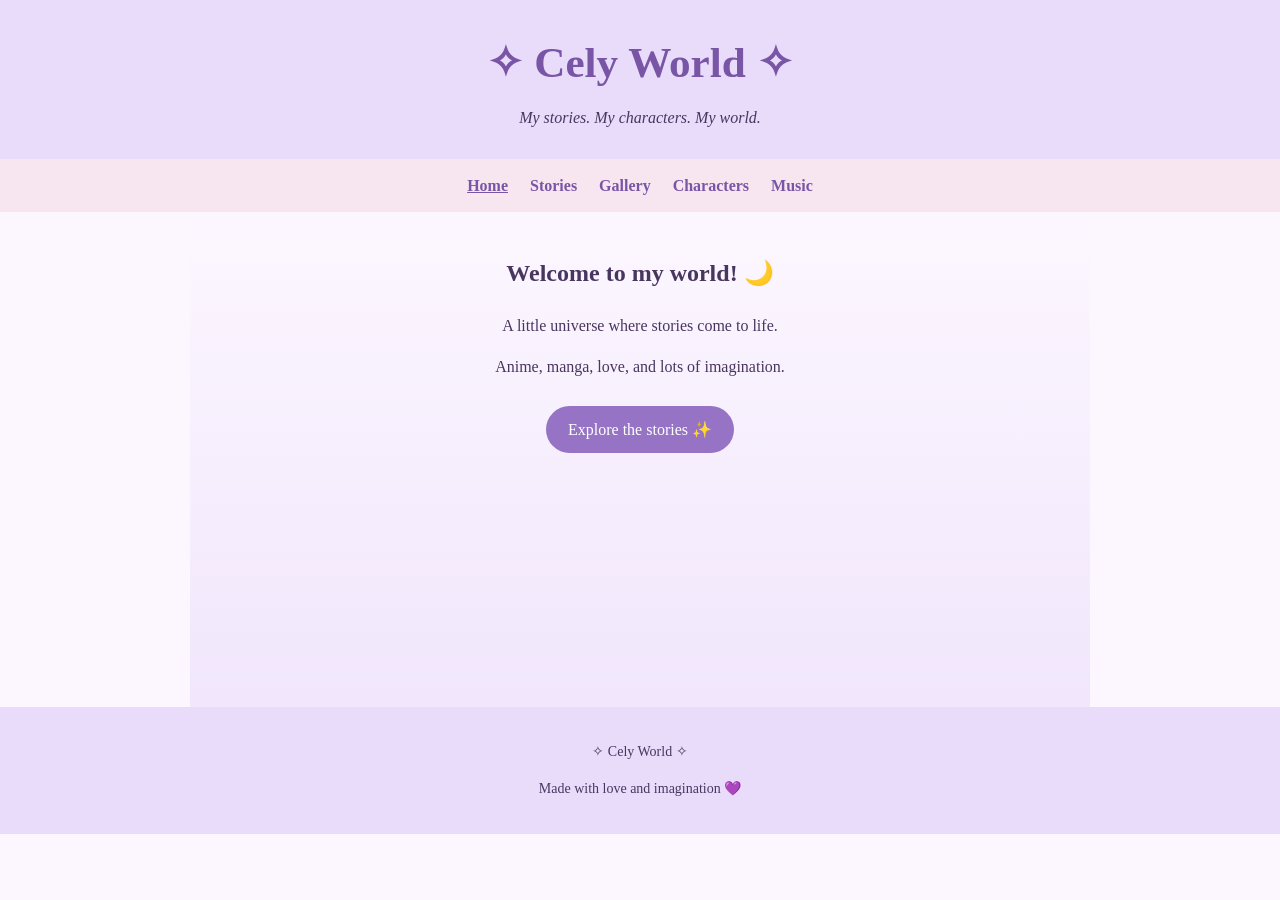
<file: index.html>
<!DOCTYPE html>
<html lang="en">
<head>
    <meta charset="UTF-8">
    <meta name="viewport" content="width=device-width, initial-scale=1.0">
    <title>Cely World ✨</title>
    <link rel="stylesheet" href="style.css">
</head>
<body>
    <header>
        <h1>✧ Cely World ✧</h1>
        <p>My <em>stories. My characters. My world.</em></p>
    </header>
    <nav aria-label="Main navigation">
        <a href="index.html" aria-current="page">Home</a>
        <a href="stories.html">Stories</a>
        <a href="gallery.html">Gallery</a>
        <a href="characters.html">Characters</a>
        <a href="music.html">Music</a>
    </nav>
    <main class="hero">
        <h2>Welcome to my world! 🌙</h2>
        <p>A little universe where stories come to life.</p>
        <p>Anime, manga, love, and lots of imagination.</p>
        <a class="button" href="stories.html">Explore the stories ✨</a>
    </main>
    <footer>
        <p>✧ Cely World ✧</p>
        <p>Made with love and imagination 💜</p>
    </footer>
</body>
</html>
</file>
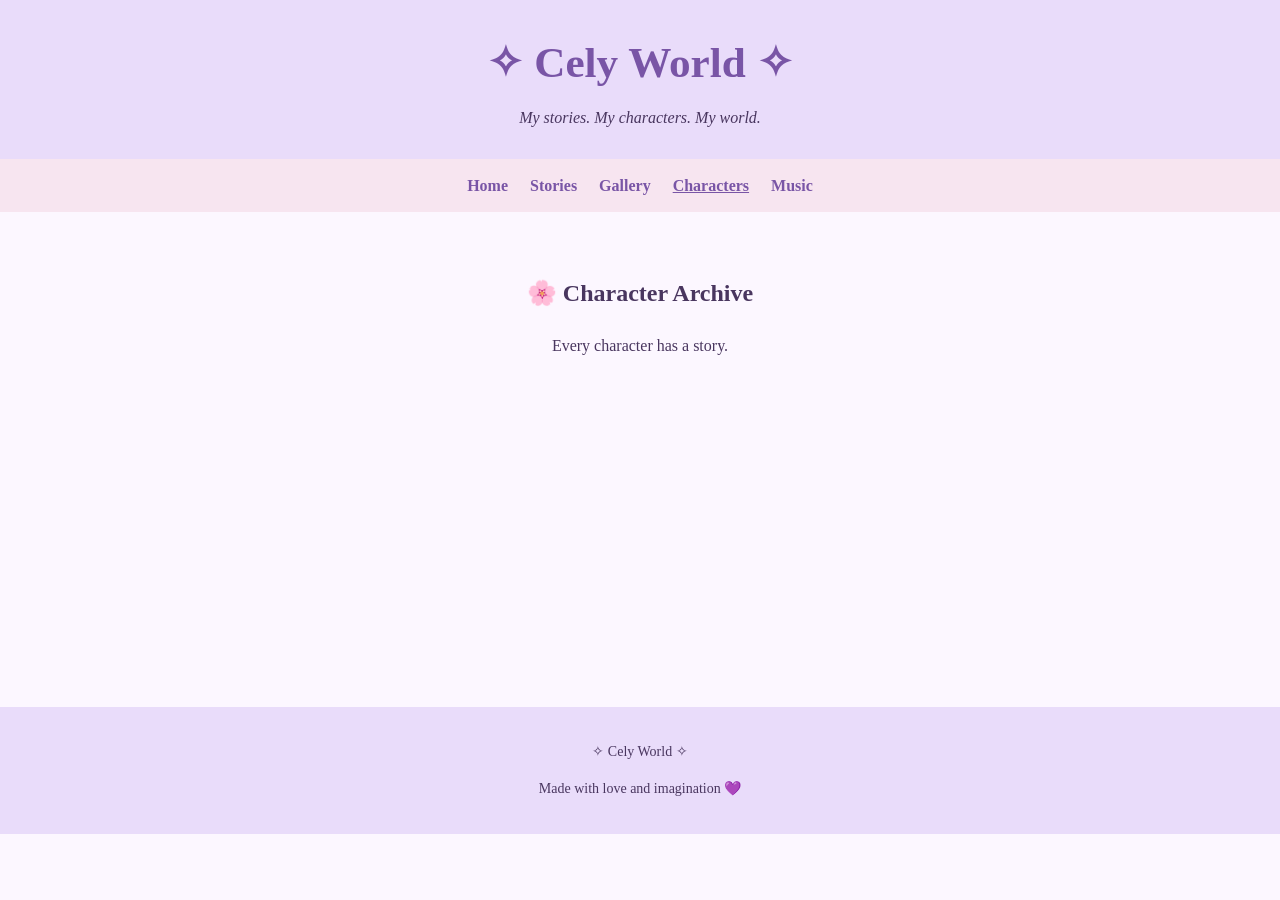
<file: characters.html>
<!DOCTYPE html>
<html lang="en">
<head>
    <meta charset="UTF-8">
    <meta name="viewport" content="width=device-width, initial-scale=1.0">
    <title>Characters | Cely World ✨</title>
    <link rel="stylesheet" href="style.css">
</head>
<body>
    <header>
        <h1>✧ Cely World ✧</h1>
        <p>My <em>stories. My characters. My world.</em></p>
    </header>
    <nav aria-label="Main navigation">
        <a href="index.html">Home</a>
        <a href="stories.html">Stories</a>
        <a href="gallery.html">Gallery</a>
        <a href="characters.html" aria-current="page">Characters</a>
        <a href="music.html">Music</a>
    </nav>
    <main>
        <h2>🌸 Character Archive</h2>
        <p>Every character has a story.</p>
    </main>
    <footer>
        <p>✧ Cely World ✧</p>
        <p>Made with love and imagination 💜</p>
    </footer>
</body>
</html>
</file>
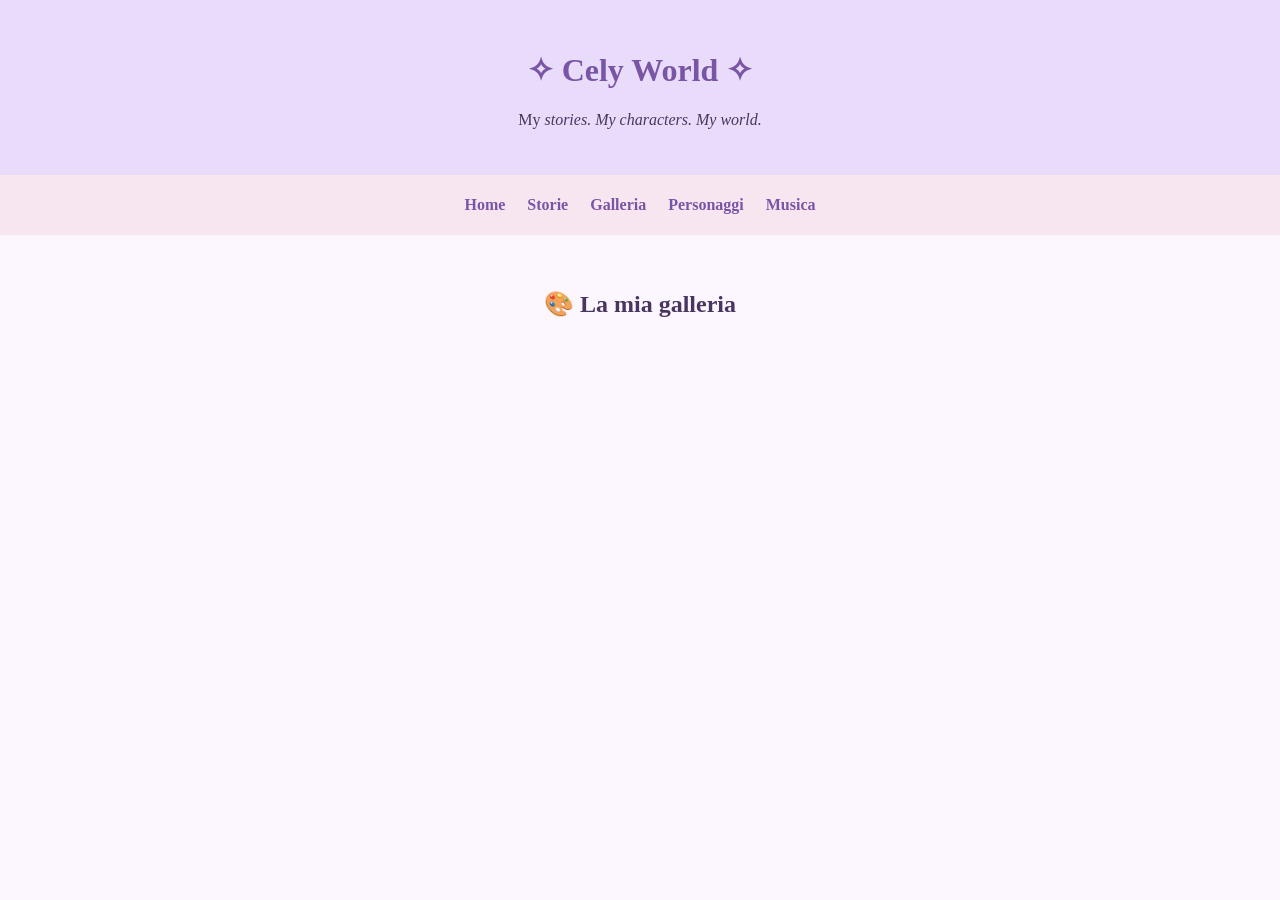
<file: galleria.html>
<!DOCTYPE html>
<html lang="it">
<head>
    <meta charset="UTF-8">
    <meta name="viewport" content="width=device-width, initial-scale=1.0">
    <title>Galleria | Cely World ✨</title>
    <style>
        body {
            margin: 0;
            font-family: Georgia, serif;
            background: #fcf7ff;
            color: #49365f;
            text-align: center;
        }
        header { background: #e9dcfa; padding: 30px 15px; }
        h1 { color: #7955a6; }
        nav { padding: 16px 8px; background: #f7e5f0; }
        nav a {
            display: inline-block;
            margin: 5px 9px;
            color: #7955a6;
            text-decoration: none;
            font-weight: bold;
        }
        main { padding: 35px 20px; }
        .card {
            max-width: 600px;
            margin: 18px auto;
            padding: 22px;
            background: white;
            border-radius: 18px;
            box-shadow: 0 4px 15px #d9c9e8;
        }
    </style>
</head>
<body>
    <header>
        <h1>✧ Cely World ✧</h1>
        <p>My <em>stories. My characters. My world.</em></p>
    </header>

    <nav>
        <a href="index.html">Home</a>
        <a href="storie.html">Storie</a>
        <a href="galleria.html">Galleria</a>
        <a href="personaggi.html">Personaggi</a>
        <a href="musica.html">Musica</a>
    </nav>

    <main>
        <h2>🎨 La mia galleria</h2>
        
        </div>
    </main>
</body>
</html>
</file>
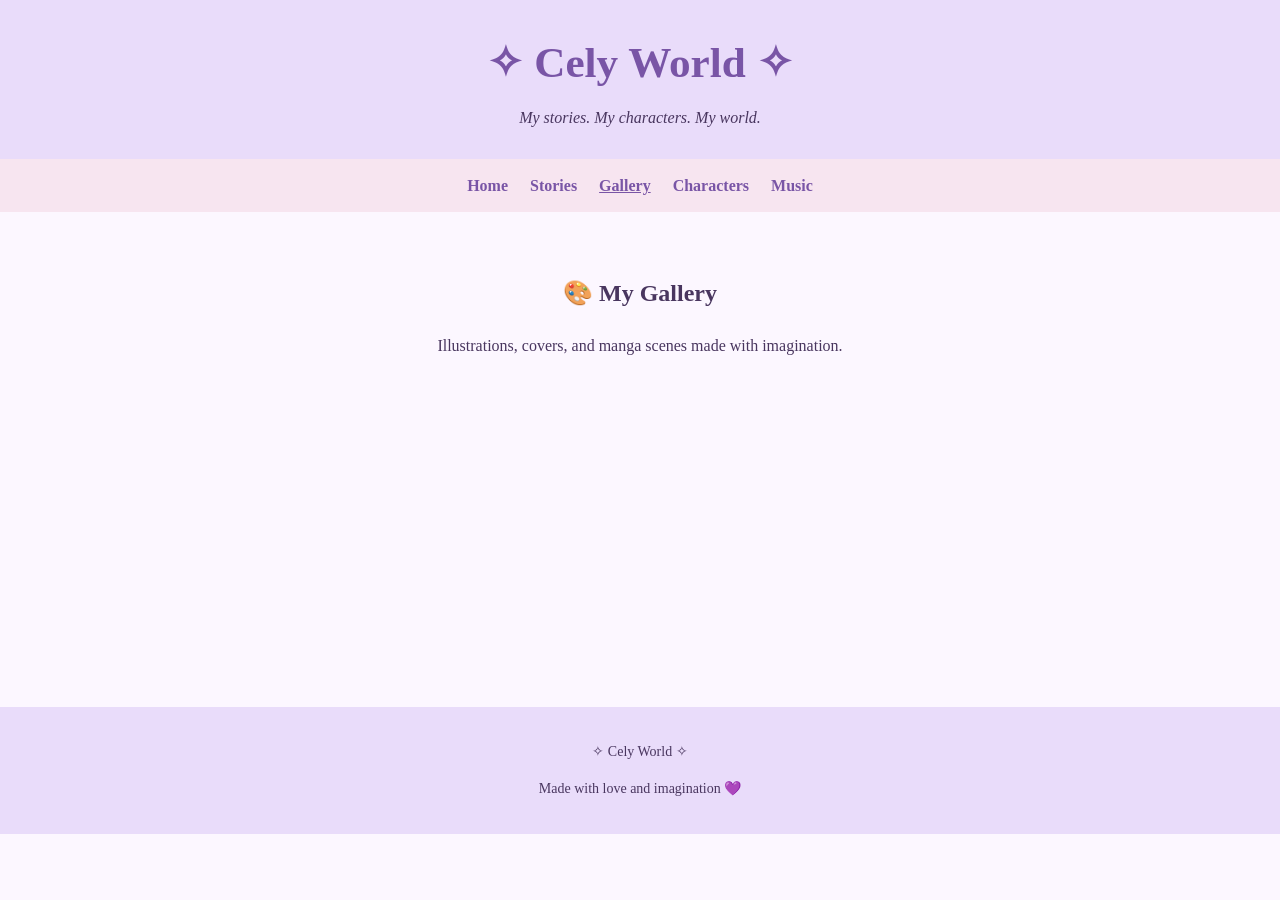
<file: gallery.html>
<!DOCTYPE html>
<html lang="en">
<head>
    <meta charset="UTF-8">
    <meta name="viewport" content="width=device-width, initial-scale=1.0">
    <title>Gallery | Cely World ✨</title>
    <link rel="stylesheet" href="style.css">
</head>
<body>
    <header>
        <h1>✧ Cely World ✧</h1>
        <p>My <em>stories. My characters. My world.</em></p>
    </header>
    <nav aria-label="Main navigation">
        <a href="index.html">Home</a>
        <a href="stories.html">Stories</a>
        <a href="gallery.html" aria-current="page">Gallery</a>
        <a href="characters.html">Characters</a>
        <a href="music.html">Music</a>
    </nav>
    <main>
        <h2>🎨 My Gallery</h2>
        <p>Illustrations, covers, and manga scenes made with imagination.</p>
    </main>
    <footer>
        <p>✧ Cely World ✧</p>
        <p>Made with love and imagination 💜</p>
    </footer>
</body>
</html>
</file>
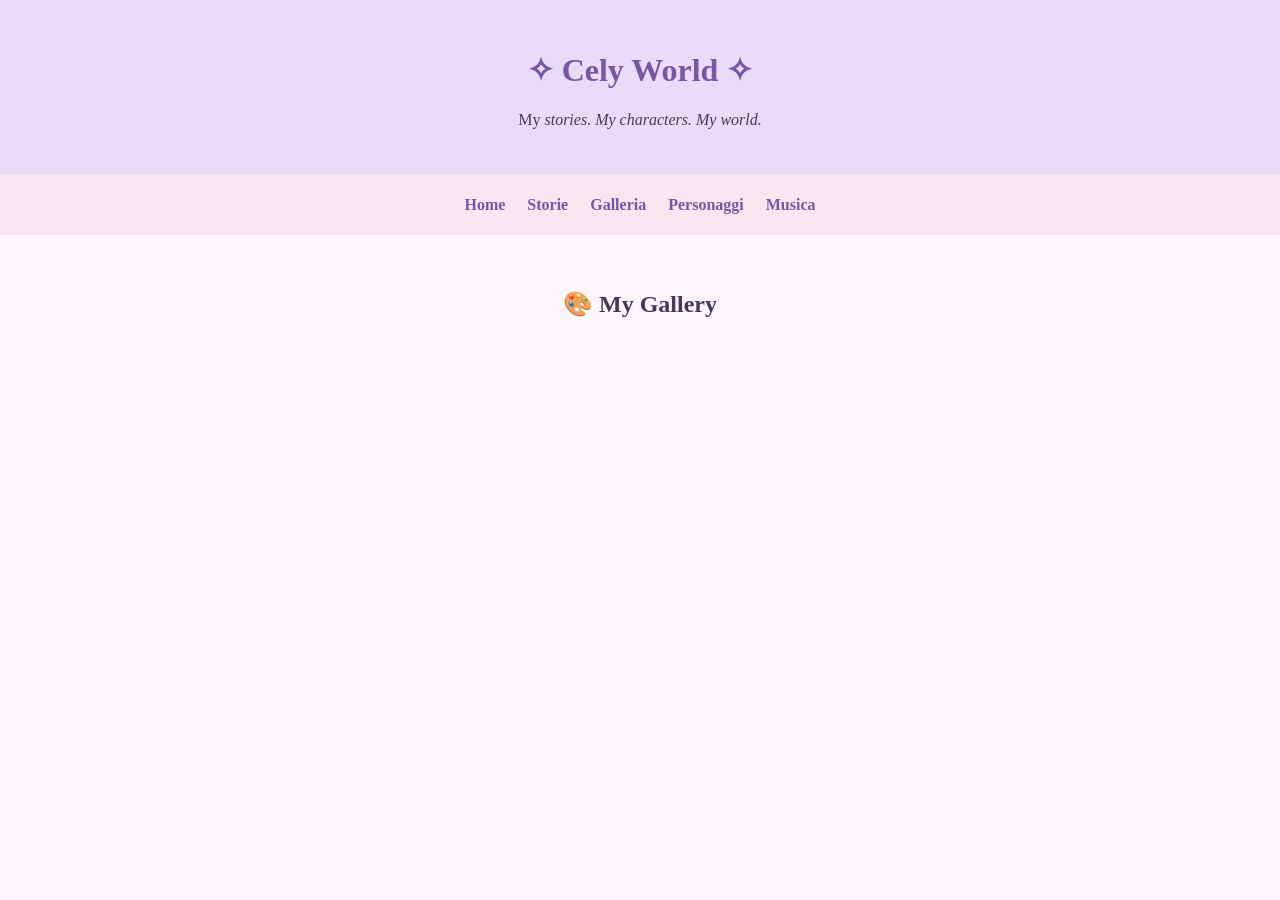
<file: Gallery.html>
<!DOCTYPE html>
<html lang="it">
<head>
    <meta charset="UTF-8">
    <meta name="viewport" content="width=device-width, initial-scale=1.0">
    <title>Gallery | Cely World ✨</title>
    <style>
        body {
            margin: 0;
            font-family: Georgia, serif;
            background: #fcf7ff;
            color: #49365f;
            text-align: center;
        }
        header { background: #e9dcfa; padding: 30px 15px; }
        h1 { color: #7955a6; }
        nav { padding: 16px 8px; background: #f7e5f0; }
        nav a {
            display: inline-block;
            margin: 5px 9px;
            color: #7955a6;
            text-decoration: none;
            font-weight: bold;
        }
        main { padding: 35px 20px; }
        .card {
            max-width: 600px;
            margin: 18px auto;
            padding: 22px;
            background: white;
            border-radius: 18px;
            box-shadow: 0 4px 15px #d9c9e8;
        }
    </style>
</head>
<body>
    <header>
        <h1>✧ Cely World ✧</h1>
        <p>My <em>stories. My characters. My world.</em></p>
    </header>

    <nav>
        <a href="index.html">Home</a>
        <a href="stories.html">Storie</a>
        <a href="gallery.html">Galleria</a>
        <a href="characters.html">Personaggi</a>
        <a href="music.html">Musica</a>
    </nav>

    <main>
        <h2>🎨 My Gallery</h2>
        
        </div>
    </main>
</body>
</html>
</file>
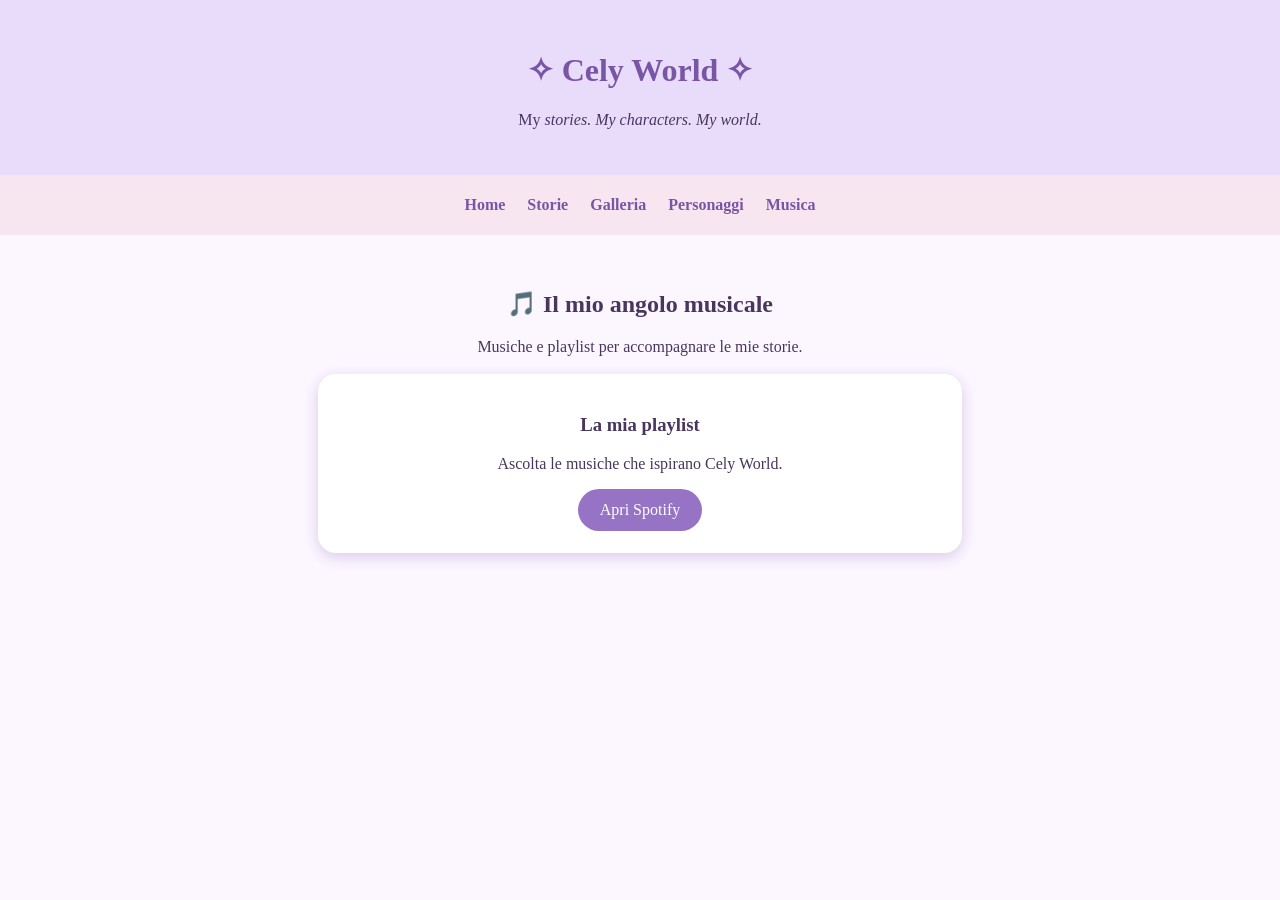
<file: musica.html>
<!DOCTYPE html>
<html lang="it">
<head>
    <meta charset="UTF-8">
    <meta name="viewport" content="width=device-width, initial-scale=1.0">
    <title>Musica | Cely World ✨</title>
    <style>
        body {
            margin: 0;
            font-family: Georgia, serif;
            background: #fcf7ff;
            color: #49365f;
            text-align: center;
        }
        header { background: #e9dcfa; padding: 30px 15px; }
        h1 { color: #7955a6; }
        nav { padding: 16px 8px; background: #f7e5f0; }
        nav a {
            display: inline-block;
            margin: 5px 9px;
            color: #7955a6;
            text-decoration: none;
            font-weight: bold;
        }
        main { padding: 35px 20px; }
        .card {
            max-width: 600px;
            margin: 18px auto;
            padding: 22px;
            background: white;
            border-radius: 18px;
            box-shadow: 0 4px 15px #d9c9e8;
        }
        .button {
            display: inline-block;
            padding: 12px 22px;
            border-radius: 25px;
            background: #9673c5;
            color: white;
            text-decoration: none;
        }
    </style>
</head>
<body>
    <header>
        <h1>✧ Cely World ✧</h1>
        <p>My <em>stories. My characters. My world.</em></p>
    </header>

    <nav>
        <a href="index.html">Home</a>
        <a href="storie.html">Storie</a>
        <a href="galleria.html">Galleria</a>
        <a href="personaggi.html">Personaggi</a>
        <a href="musica.html">Musica</a>
    </nav>

    <main>
        <h2>🎵 Il mio angolo musicale</h2>
        <p>Musiche e playlist per accompagnare le mie storie.</p>

        <div class="card">
            <h3>La mia playlist</h3>
            <p>Ascolta le musiche che ispirano Cely World.</p>
            <a class="button"
               href="https://open.spotify.com/"
               target="_blank"
               rel="noopener">
                Apri Spotify
            </a>
        </div>
    </main>
</body>
</html>
</file>
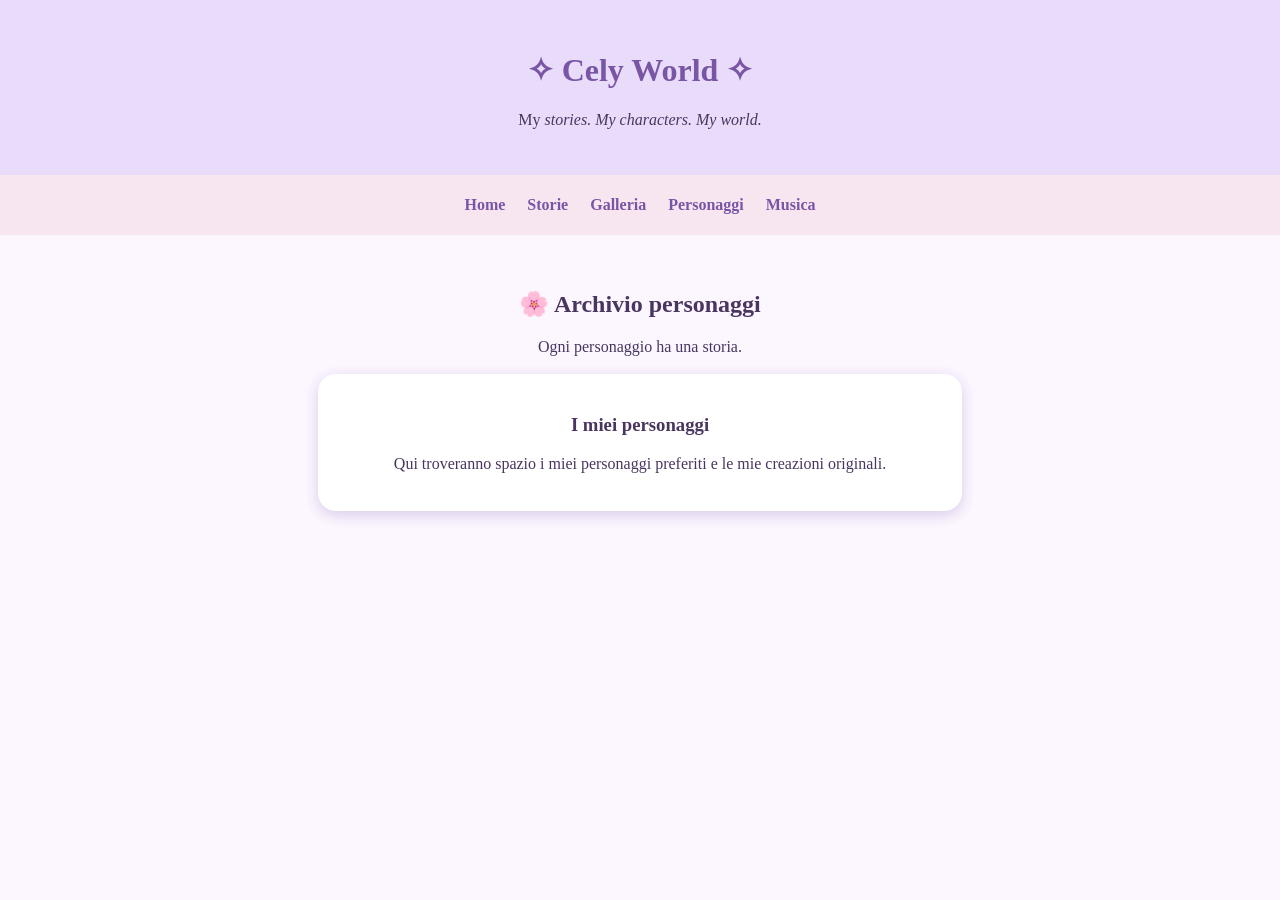
<file: personaggi.html>
<!DOCTYPE html>
<html lang="it">
<head>
    <meta charset="UTF-8">
    <meta name="viewport" content="width=device-width, initial-scale=1.0">
    <title>Galleria | Cely World ✨</title>
    <style>
        body {
            margin: 0;
            font-family: Georgia, serif;
            background: #fcf7ff;
            color: #49365f;
            text-align: center;
        }
        header { background: #e9dcfa; padding: 30px 15px; }
        h1 { color: #7955a6; }
        nav { padding: 16px 8px; background: #f7e5f0; }
        nav a {
            display: inline-block;
            margin: 5px 9px;
            color: #7955a6;
            text-decoration: none;
            font-weight: bold;
        }
        main { padding: 35px 20px; }
        .card {
            max-width: 600px;
            margin: 18px auto;
            padding: 22px;
            background: white;
            border-radius: 18px;
            box-shadow: 0 4px 15px #d9c9e8;
        }
    </style>
</head>
<body>
    <header>
        <h1>✧ Cely World ✧</h1>
        <p>My <em>stories. My characters. My world.</em></p>
    </header>

    <nav>
        <a href="index.html">Home</a>
        <a href="storie.html">Storie</a>
        <a href="galleria.html">Galleria</a>
        <a href="personaggi.html">Personaggi</a>
        <a href="musica.html">Musica</a>
    </nav>
    <main>
        <h2>🌸 Archivio personaggi</h2>
        <p>Ogni personaggio ha una storia.</p>

        <div class="card">
            <h3>I miei personaggi</h3>
            <p>Qui troveranno spazio i miei personaggi preferiti e le mie creazioni originali.</p>
        </div>
    </main>
</file>
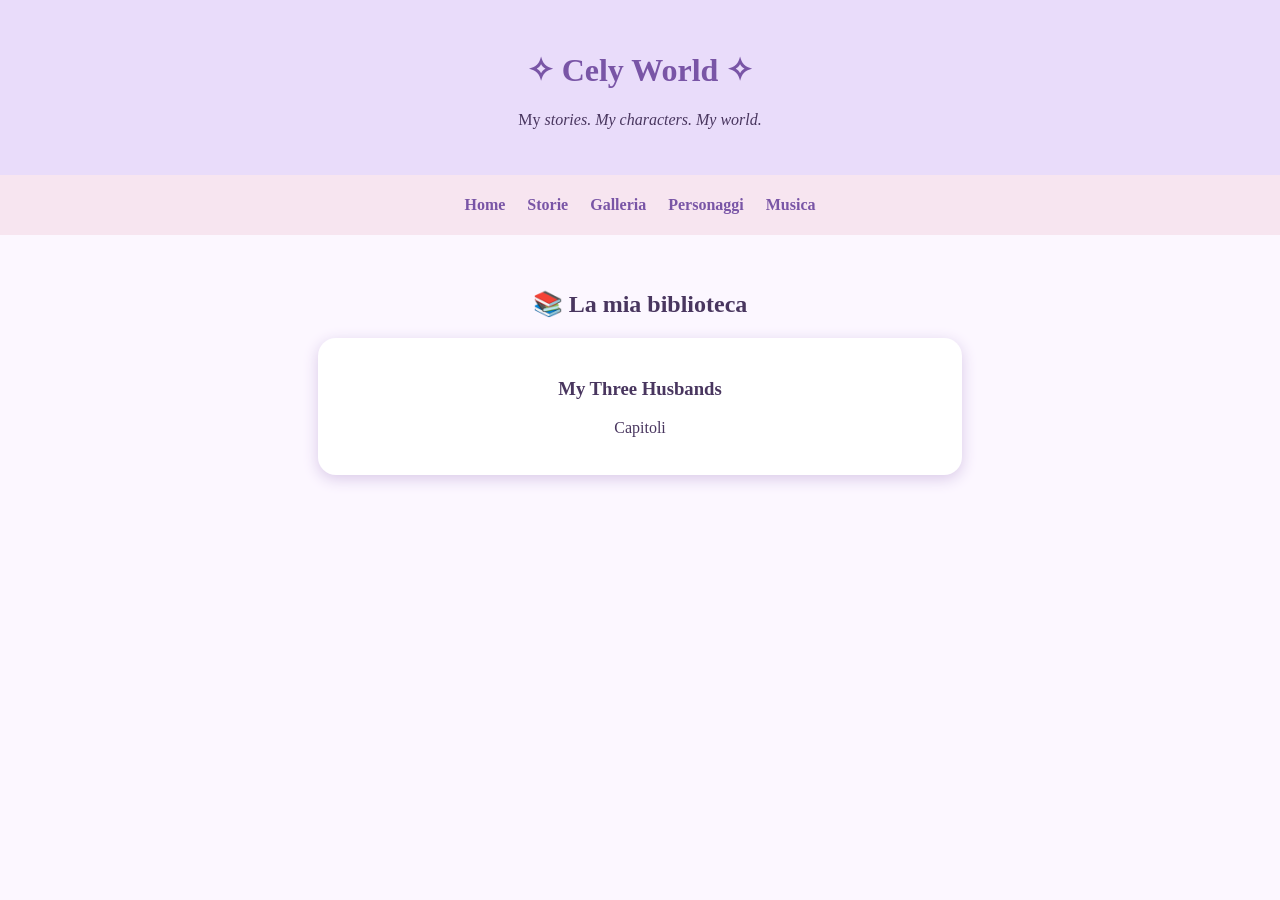
<file: storie.html>
<!DOCTYPE html>
<html lang="it">
<head>
    <meta charset="UTF-8">
    <meta name="viewport" content="width=device-width, initial-scale=1.0">
    <title>Storie | Cely World ✨</title>
    <style>
        body {
            margin: 0;
            font-family: Georgia, serif;
            background: #fcf7ff;
            color: #49365f;
            text-align: center;
        }
        header { background: #e9dcfa; padding: 30px 15px; }
        h1 { color: #7955a6; }
        nav { padding: 16px 8px; background: #f7e5f0; }
        nav a {
            display: inline-block;
            margin: 5px 9px;
            color: #7955a6;
            text-decoration: none;
            font-weight: bold;
        }
        main { padding: 35px 20px; }
        .card {
            max-width: 600px;
            margin: 18px auto;
            padding: 22px;
            background: white;
            border-radius: 18px;
            box-shadow: 0 4px 15px #d9c9e8;
        }
    </style>
</head>
<body>
    <header>
        <h1>✧ Cely World ✧</h1>
        <p>My <em>stories. My characters. My world.</em></p>
    </header>

    <nav>
        <a href="index.html">Home</a>
        <a href="storie.html">Storie</a>
        <a href="galleria.html">Galleria</a>
        <a href="personaggi.html">Personaggi</a>
        <a href="musica.html">Musica</a>
    </nav>

    <main>
        <h2>📚 La mia biblioteca</h2>

        <div class="card">
            <h3>My Three Husbands</h3>
            <p>Capitoli</p>
        </div>

    </main>
</body>
</html>
</file>
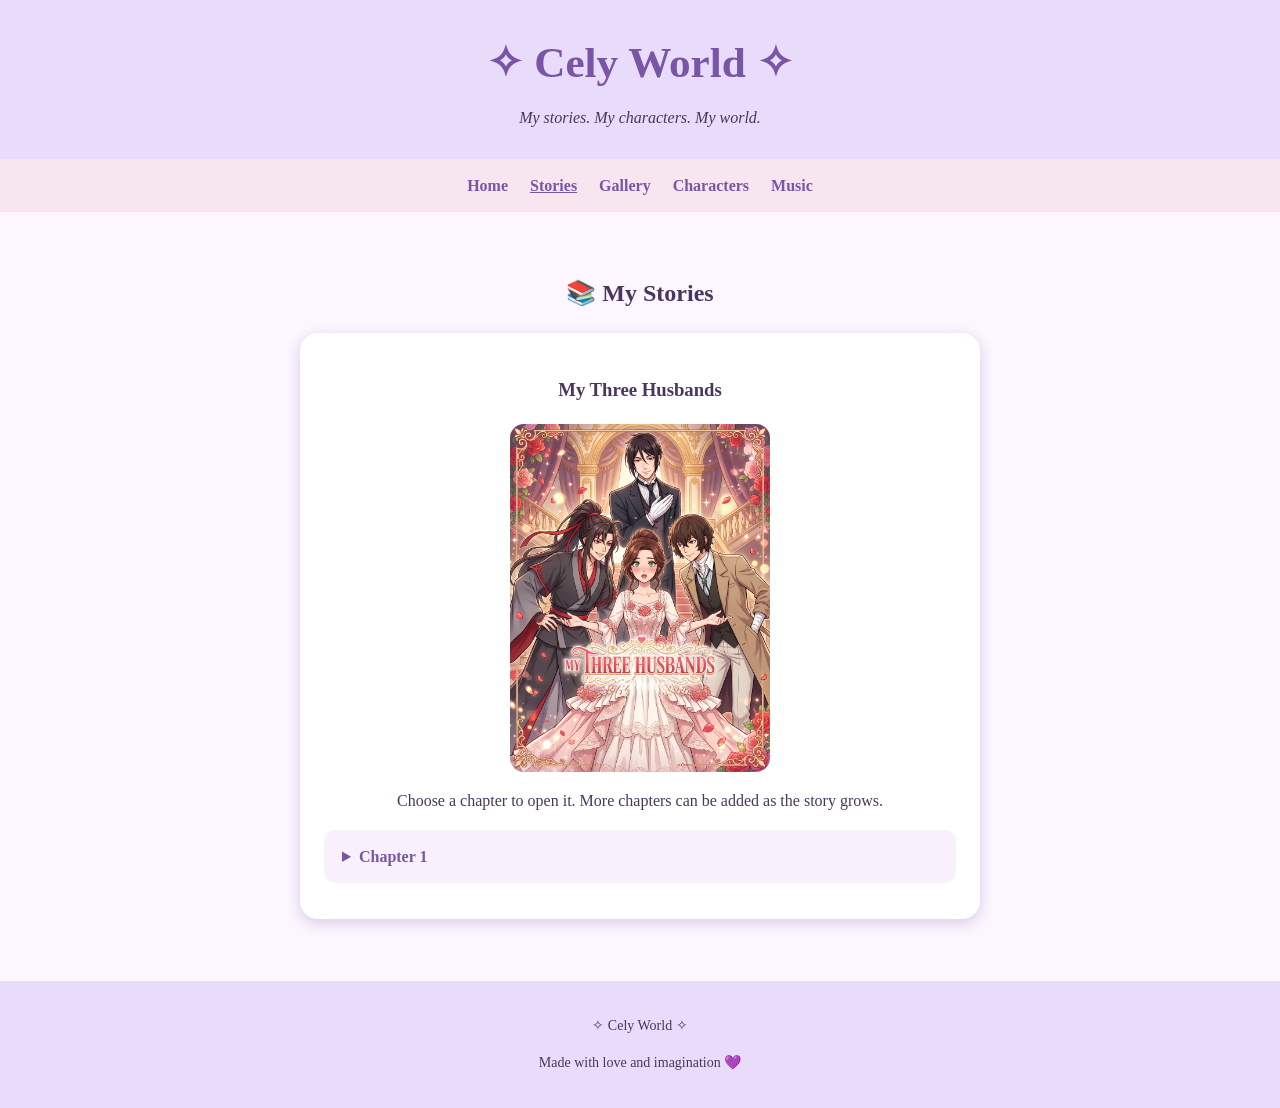
<file: stories.html>
<!DOCTYPE html>
<html lang="en">
<head>
    <meta charset="UTF-8">
    <meta name="viewport" content="width=device-width, initial-scale=1.0">
    <title>Stories | Cely World ✨</title>
    <link rel="stylesheet" href="style.css">
</head>
<body>
    <header>
        <h1>✧ Cely World ✧</h1>
        <p>My <em>stories. My characters. My world.</em></p>
    </header>
    <nav aria-label="Main navigation">
        <a href="index.html">Home</a>
        <a href="stories.html" aria-current="page">Stories</a>
        <a href="gallery.html">Gallery</a>
        <a href="characters.html">Characters</a>
        <a href="music.html">Music</a>
    </nav>
    <main>
        <h2>📚 My Stories</h2>
        <div class="card">
            <h3>My Three Husbands</h3>
            <img
    src="MY_THREE_HUSBANDS_2K_20261012224421.jpg"
    alt="Cover of My Three Husbands"
    style="display:block; width:100%; max-width:260px; height:auto; margin:16px auto; border-radius:14px;"
>
            <p>Choose a chapter to open it. More chapters can be added as the story grows.</p>
           <details class="chapter">
    <summary>Chapter 1</summary>

    <img src="Translated_image_prompt_text_2K_20261013123834.jpg" alt="Chapter 1, image 1" style="display:block; max-width:100%; height:auto; margin:16px auto; border-radius:12px;">
    <img src="IMG_4567.jpeg" alt="Chapter 1, image 2" style="display:block; max-width:100%; height:auto; margin:16px auto; border-radius:12px;">
    <img src="Offering_chamomile_tea_cup_2K_20261013124200.jpg" alt="Chapter 1, image 3" style="display:block; max-width:100%; height:auto; margin:16px auto; border-radius:12px;">
    <img src="Ordering_latte_and_Athene_2K_20261013124222.jpg" alt="Chapter 1, image 4" style="display:block; max-width:100%; height:auto; margin:16px auto; border-radius:12px;">
    <img src="phonto.png_20261013124244.png" alt="Chapter 1, image 5" style="display:block; max-width:100%; height:auto; margin:16px auto; border-radius:12px;">
    <img src="phonto.png_20261013124304.png" alt="Chapter 1, image 6" style="display:block; max-width:100%; height:auto; margin:16px auto; border-radius:12px;">
</details>
        </div>
    </main>
    <footer>
        <p>✧ Cely World ✧</p>
        <p>Made with love and imagination 💜</p>
    </footer>
</body>
</html>
</file>
<file: style.css>
:root {
    --lavender: #e9dcfa;
    --pink: #f7e5f0;
    --page: #fcf7ff;
    --ink: #49365f;
    --accent: #7955a6;
    --button: #9673c5;
    --shadow: #d9c9e8;
}

* { box-sizing: border-box; }

body {
    margin: 0;
    font-family: Georgia, "Times New Roman", serif;
    background: var(--page);
    color: var(--ink);
    text-align: center;
    line-height: 1.6;
}

header { background: var(--lavender); padding: 28px 16px; }
header h1 { margin: 0; color: var(--accent); font-size: clamp(2rem, 5vw, 2.7rem); }
header p { margin: 8px 0 0; font-style: italic; }

nav {
    display: flex;
    justify-content: center;
    flex-wrap: wrap;
    gap: 8px 22px;
    padding: 14px 12px;
    background: var(--pink);
}

nav a { color: var(--accent); text-decoration: none; font-weight: bold; }
nav a:hover, nav a[aria-current="page"] { text-decoration: underline; }

main { width: min(900px, 100%); min-height: 55vh; margin: 0 auto; padding: 42px 20px; }
.hero { padding: 22px 12px 38px; background: linear-gradient(var(--page), #f1e6fc); }
.card {
    max-width: 680px;
    margin: 20px auto;
    padding: 24px;
    background: #fff;
    border-radius: 18px;
    box-shadow: 0 4px 15px var(--shadow);
}
.button {
    display: inline-block;
    padding: 11px 22px;
    margin-top: 10px;
    border-radius: 25px;
    background: var(--button);
    color: #fff;
    text-decoration: none;
}
.chapter {
    margin: 12px 0;
    padding: 14px 18px;
    border-radius: 12px;
    background: #f8f1fc;
    text-align: left;
}
.chapter summary { color: var(--accent); font-weight: bold; cursor: pointer; }
.chapter img, .gallery-image { display: block; max-width: 100%; height: auto; margin: 16px auto; border-radius: 12px; }
footer { padding: 20px; background: var(--lavender); font-size: 14px; }

@media (max-width: 520px) {
    nav { gap: 8px 14px; }
    main { padding: 30px 14px; }
    .card { padding: 18px; }
}
</file>
